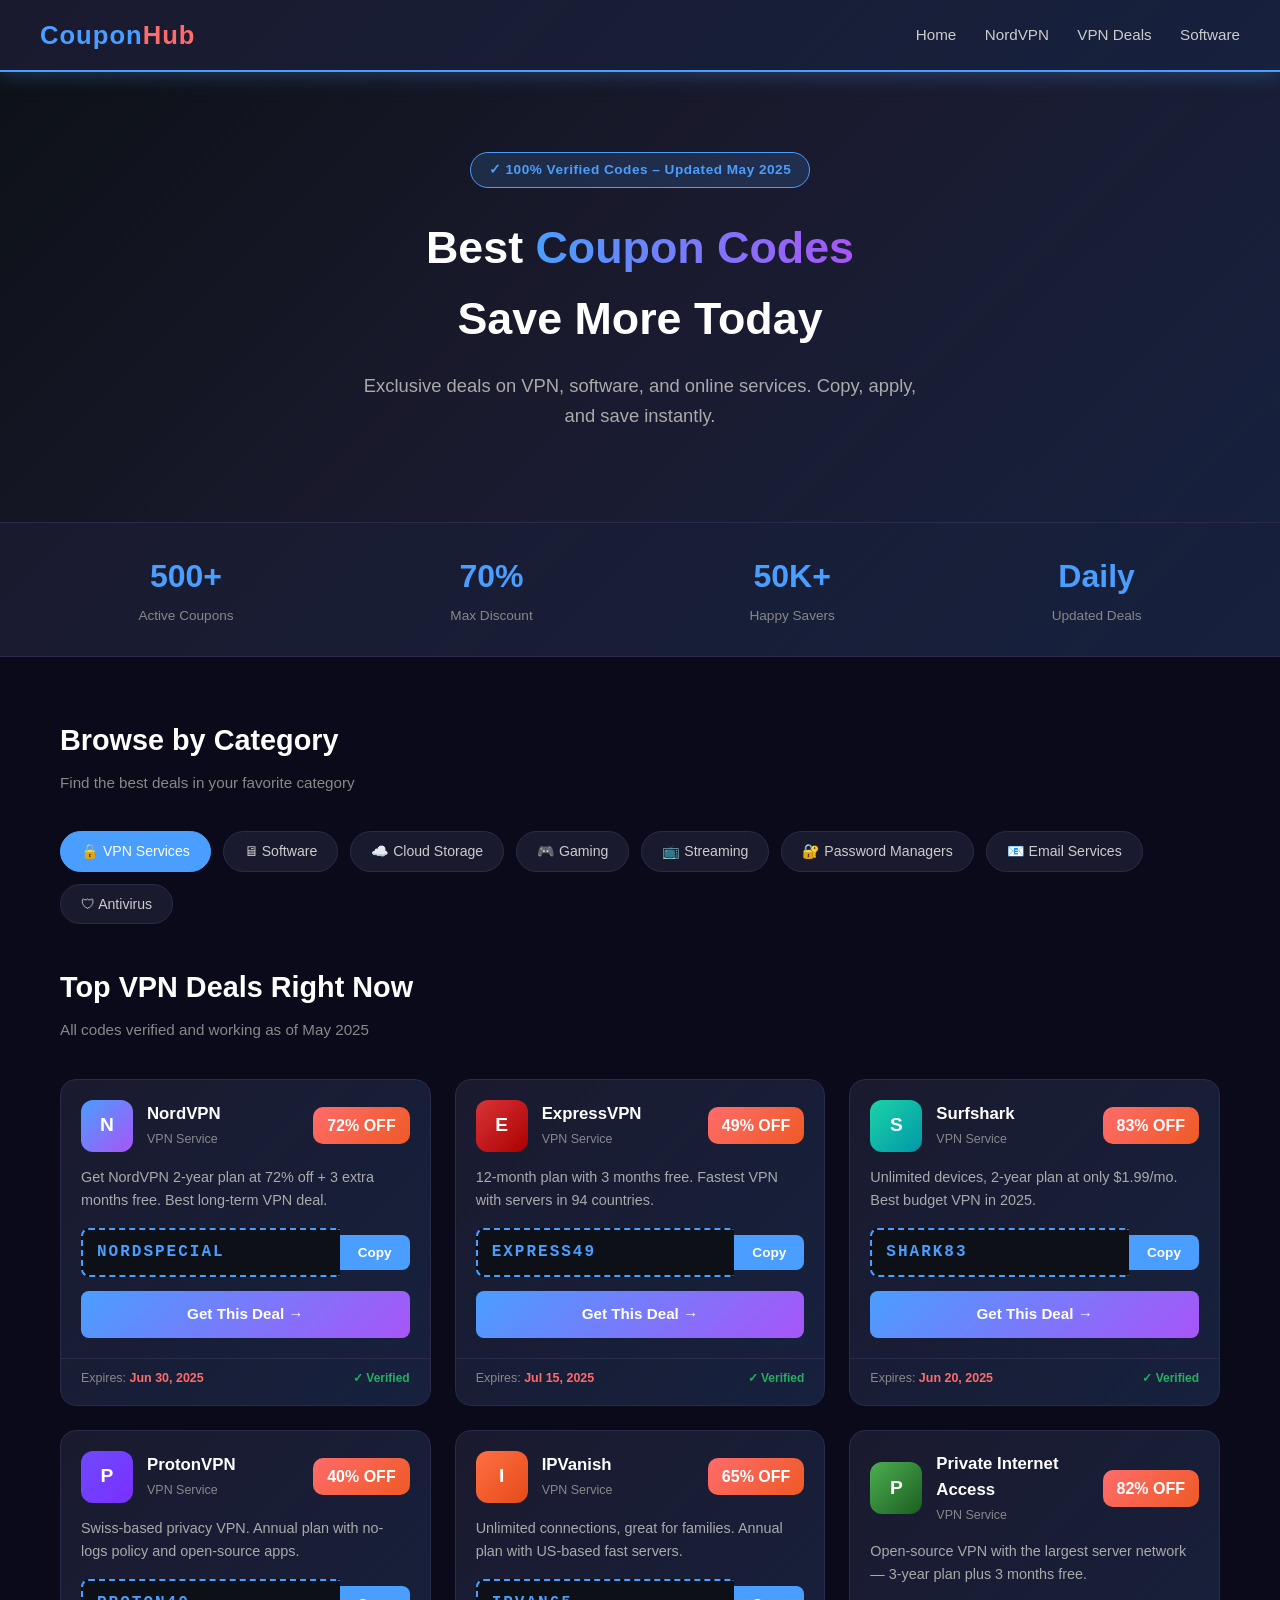
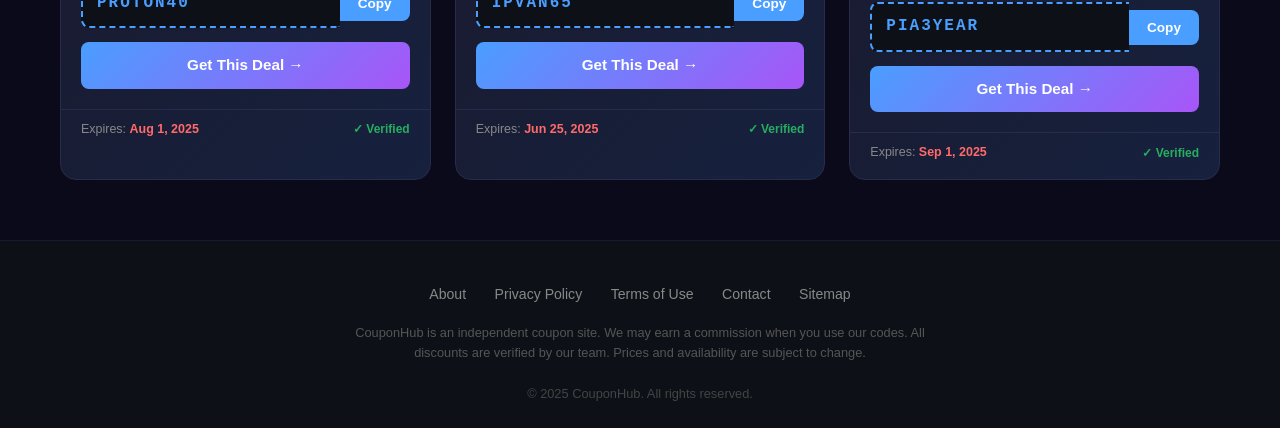
<file: index.html>
<!DOCTYPE html>
<html lang="en">
<head>
  <meta charset="UTF-8" />
  <meta name="viewport" content="width=device-width, initial-scale=1.0" />
  <title>CouponHub – Best VPN & Software Coupon Codes 2025</title>
  <meta name="description" content="Find the latest verified coupon codes for NordVPN, ExpressVPN, Surfshark and more. Save up to 70% with exclusive deals." />
  <link rel="stylesheet" href="styles.css" />
</head>
<body>

<!-- ── Header ── -->
<header>
  <div class="header-inner">
    <a href="index.html" class="logo">Coupon<span>Hub</span></a>
    <nav>
      <a href="index.html">Home</a>
      <a href="nordvpn-coupon.html">NordVPN</a>
      <a href="#">VPN Deals</a>
      <a href="#">Software</a>
    </nav>
  </div>
</header>

<!-- ── Hero ── -->
<section class="hero">
  <div class="hero-badge">✓ 100% Verified Codes – Updated May 2025</div>
  <h1>Best <span>Coupon Codes</span><br>Save More Today</h1>
  <p>Exclusive deals on VPN, software, and online services. Copy, apply, and save instantly.</p>
</section>

<!-- ── Stats Bar ── -->
<div class="stats-bar">
  <div class="stats-inner">
    <div class="stat-item"><strong>500+</strong><span>Active Coupons</span></div>
    <div class="stat-item"><strong>70%</strong><span>Max Discount</span></div>
    <div class="stat-item"><strong>50K+</strong><span>Happy Savers</span></div>
    <div class="stat-item"><strong>Daily</strong><span>Updated Deals</span></div>
  </div>
</div>

<!-- ── Categories ── -->
<section class="section">
  <h2 class="section-title">Browse by Category</h2>
  <p class="section-subtitle">Find the best deals in your favorite category</p>
  <div class="cat-grid">
    <a href="#vpn" class="cat-chip active">🔒 VPN Services</a>
    <a href="#" class="cat-chip">🖥 Software</a>
    <a href="#" class="cat-chip">☁️ Cloud Storage</a>
    <a href="#" class="cat-chip">🎮 Gaming</a>
    <a href="#" class="cat-chip">📺 Streaming</a>
    <a href="#" class="cat-chip">🔐 Password Managers</a>
    <a href="#" class="cat-chip">📧 Email Services</a>
    <a href="#" class="cat-chip">🛡 Antivirus</a>
  </div>

  <!-- ── Coupon Cards ── -->
  <h2 class="section-title" id="vpn">Top VPN Deals Right Now</h2>
  <p class="section-subtitle">All codes verified and working as of May 2025</p>

  <div class="coupon-grid">

    <!-- NordVPN -->
    <div class="coupon-card">
      <div class="card-header">
        <div class="brand-logo-placeholder">N</div>
        <div class="card-brand-info">
          <h3>NordVPN</h3>
          <div class="category">VPN Service</div>
        </div>
        <div class="discount-badge">72% OFF</div>
      </div>
      <div class="card-body">
        <p>Get NordVPN 2-year plan at 72% off + 3 extra months free. Best long-term VPN deal.</p>
        <div class="coupon-box">
          <div class="coupon-code" id="code-nord">NORDSPECIAL</div>
          <button class="copy-btn" onclick="copyCode('code-nord', this)">Copy</button>
        </div>
        <a href="nordvpn-coupon.html" class="btn-get-deal">Get This Deal →</a>
      </div>
      <div class="card-footer">
        <div class="expires">Expires: <span>Jun 30, 2025</span></div>
        <div class="verified-badge">✓ Verified</div>
      </div>
    </div>

    <!-- ExpressVPN -->
    <div class="coupon-card">
      <div class="card-header">
        <div class="brand-logo-placeholder" style="background: linear-gradient(135deg,#da3438,#a00);">E</div>
        <div class="card-brand-info">
          <h3>ExpressVPN</h3>
          <div class="category">VPN Service</div>
        </div>
        <div class="discount-badge">49% OFF</div>
      </div>
      <div class="card-body">
        <p>12-month plan with 3 months free. Fastest VPN with servers in 94 countries.</p>
        <div class="coupon-box">
          <div class="coupon-code" id="code-express">EXPRESS49</div>
          <button class="copy-btn" onclick="copyCode('code-express', this)">Copy</button>
        </div>
        <a href="#" class="btn-get-deal">Get This Deal →</a>
      </div>
      <div class="card-footer">
        <div class="expires">Expires: <span>Jul 15, 2025</span></div>
        <div class="verified-badge">✓ Verified</div>
      </div>
    </div>

    <!-- Surfshark -->
    <div class="coupon-card">
      <div class="card-header">
        <div class="brand-logo-placeholder" style="background: linear-gradient(135deg,#1cd4a7,#0097a7);">S</div>
        <div class="card-brand-info">
          <h3>Surfshark</h3>
          <div class="category">VPN Service</div>
        </div>
        <div class="discount-badge">83% OFF</div>
      </div>
      <div class="card-body">
        <p>Unlimited devices, 2-year plan at only $1.99/mo. Best budget VPN in 2025.</p>
        <div class="coupon-box">
          <div class="coupon-code" id="code-surf">SHARK83</div>
          <button class="copy-btn" onclick="copyCode('code-surf', this)">Copy</button>
        </div>
        <a href="#" class="btn-get-deal">Get This Deal →</a>
      </div>
      <div class="card-footer">
        <div class="expires">Expires: <span>Jun 20, 2025</span></div>
        <div class="verified-badge">✓ Verified</div>
      </div>
    </div>

    <!-- ProtonVPN -->
    <div class="coupon-card">
      <div class="card-header">
        <div class="brand-logo-placeholder" style="background: linear-gradient(135deg,#6d4aff,#7b2fff);">P</div>
        <div class="card-brand-info">
          <h3>ProtonVPN</h3>
          <div class="category">VPN Service</div>
        </div>
        <div class="discount-badge">40% OFF</div>
      </div>
      <div class="card-body">
        <p>Swiss-based privacy VPN. Annual plan with no-logs policy and open-source apps.</p>
        <div class="coupon-box">
          <div class="coupon-code" id="code-proton">PROTON40</div>
          <button class="copy-btn" onclick="copyCode('code-proton', this)">Copy</button>
        </div>
        <a href="#" class="btn-get-deal">Get This Deal →</a>
      </div>
      <div class="card-footer">
        <div class="expires">Expires: <span>Aug 1, 2025</span></div>
        <div class="verified-badge">✓ Verified</div>
      </div>
    </div>

    <!-- IPVanish -->
    <div class="coupon-card">
      <div class="card-header">
        <div class="brand-logo-placeholder" style="background: linear-gradient(135deg,#ff7043,#e64a19);">I</div>
        <div class="card-brand-info">
          <h3>IPVanish</h3>
          <div class="category">VPN Service</div>
        </div>
        <div class="discount-badge">65% OFF</div>
      </div>
      <div class="card-body">
        <p>Unlimited connections, great for families. Annual plan with US-based fast servers.</p>
        <div class="coupon-box">
          <div class="coupon-code" id="code-ipv">IPVAN65</div>
          <button class="copy-btn" onclick="copyCode('code-ipv', this)">Copy</button>
        </div>
        <a href="#" class="btn-get-deal">Get This Deal →</a>
      </div>
      <div class="card-footer">
        <div class="expires">Expires: <span>Jun 25, 2025</span></div>
        <div class="verified-badge">✓ Verified</div>
      </div>
    </div>

    <!-- Private Internet Access -->
    <div class="coupon-card">
      <div class="card-header">
        <div class="brand-logo-placeholder" style="background: linear-gradient(135deg,#4caf50,#1b5e20);">P</div>
        <div class="card-brand-info">
          <h3>Private Internet Access</h3>
          <div class="category">VPN Service</div>
        </div>
        <div class="discount-badge">82% OFF</div>
      </div>
      <div class="card-body">
        <p>Open-source VPN with the largest server network — 3-year plan plus 3 months free.</p>
        <div class="coupon-box">
          <div class="coupon-code" id="code-pia">PIA3YEAR</div>
          <button class="copy-btn" onclick="copyCode('code-pia', this)">Copy</button>
        </div>
        <a href="#" class="btn-get-deal">Get This Deal →</a>
      </div>
      <div class="card-footer">
        <div class="expires">Expires: <span>Sep 1, 2025</span></div>
        <div class="verified-badge">✓ Verified</div>
      </div>
    </div>

  </div>
</section>

<!-- ── Footer ── -->
<footer>
  <div class="footer-inner">
    <div class="footer-links">
      <a href="#">About</a>
      <a href="#">Privacy Policy</a>
      <a href="#">Terms of Use</a>
      <a href="#">Contact</a>
      <a href="#">Sitemap</a>
    </div>
    <div class="footer-note">
      CouponHub is an independent coupon site. We may earn a commission when you use our codes.
      All discounts are verified by our team. Prices and availability are subject to change.
    </div>
    <div style="margin-top:20px; color:#444; font-size:0.8rem;">
      © 2025 CouponHub. All rights reserved.
    </div>
  </div>
</footer>

<script>
  function copyCode(elementId, btn) {
    const text = document.getElementById(elementId).textContent.trim();
    navigator.clipboard.writeText(text).then(() => {
      const original = btn.textContent;
      btn.textContent = 'Copied!';
      btn.classList.add('copied');
      setTimeout(() => {
        btn.textContent = original;
        btn.classList.remove('copied');
      }, 2000);
    });
  }
</script>
</body>
</html>
</file>
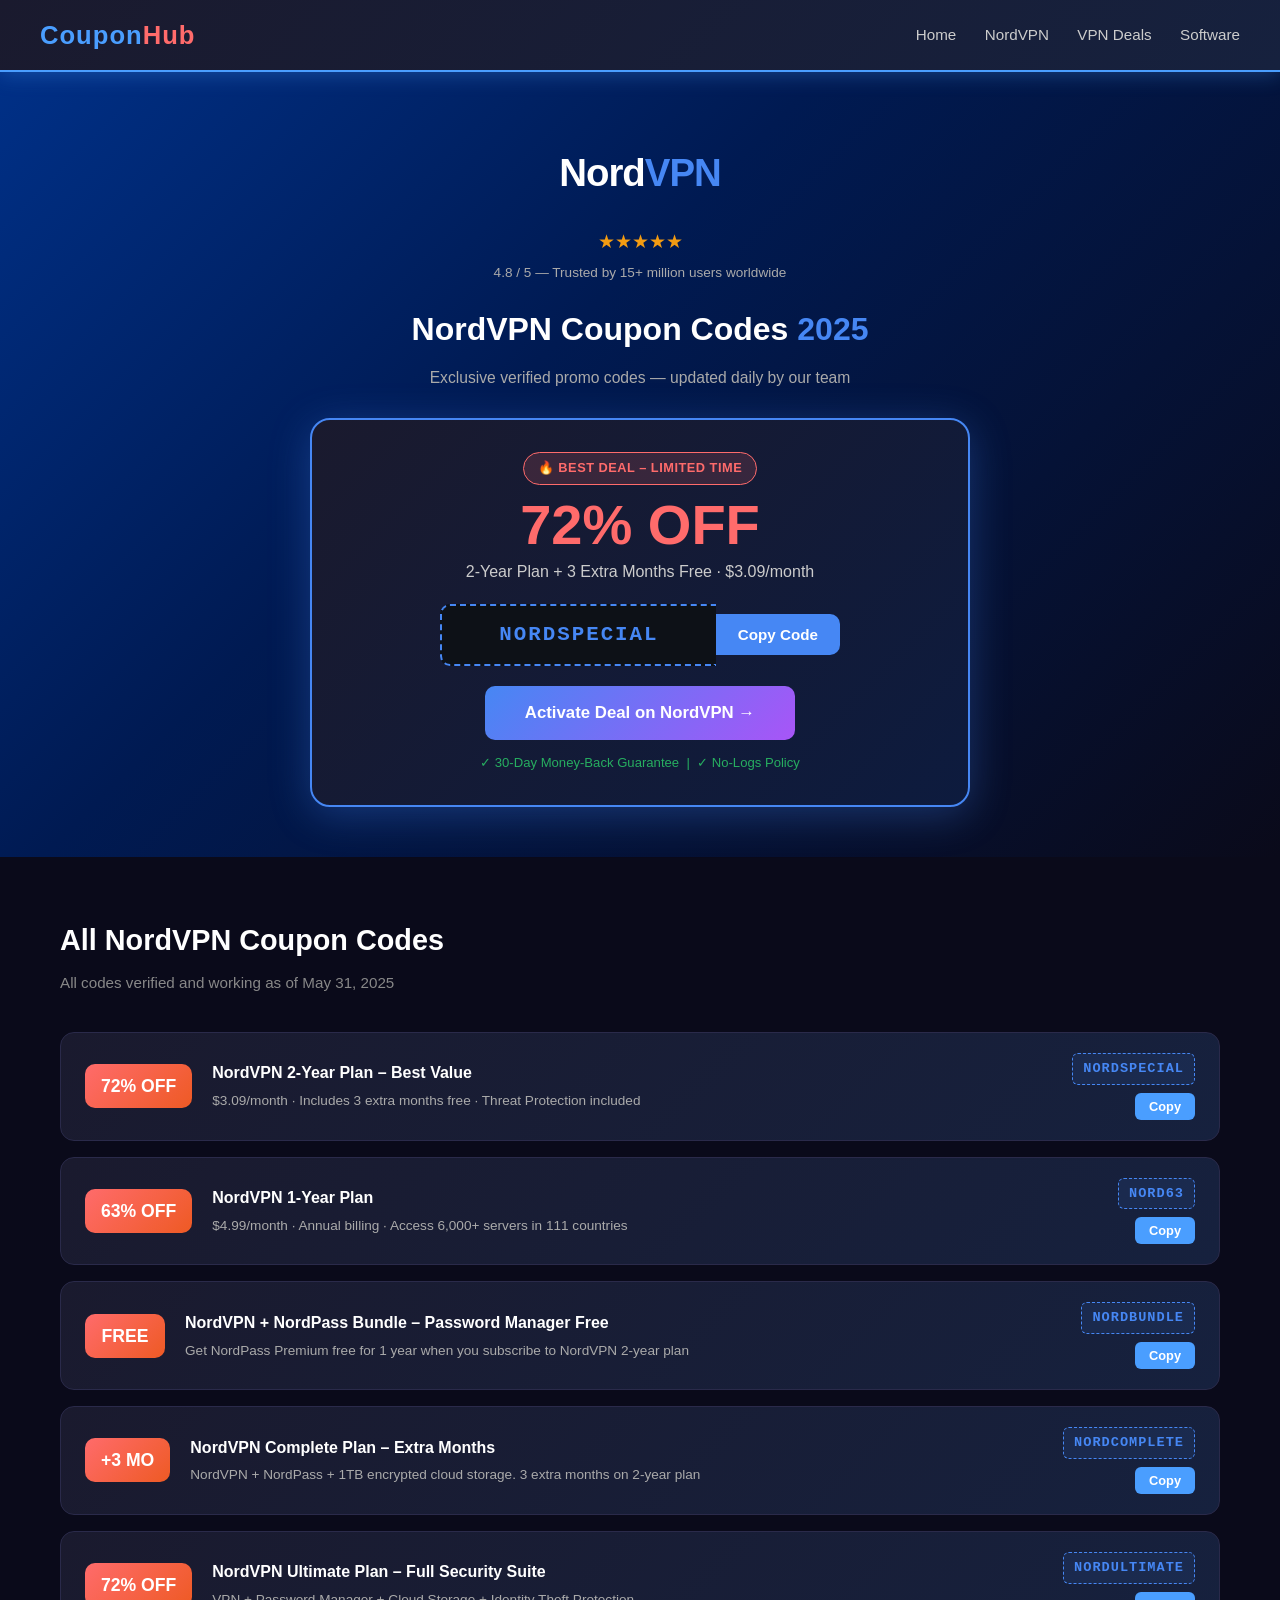
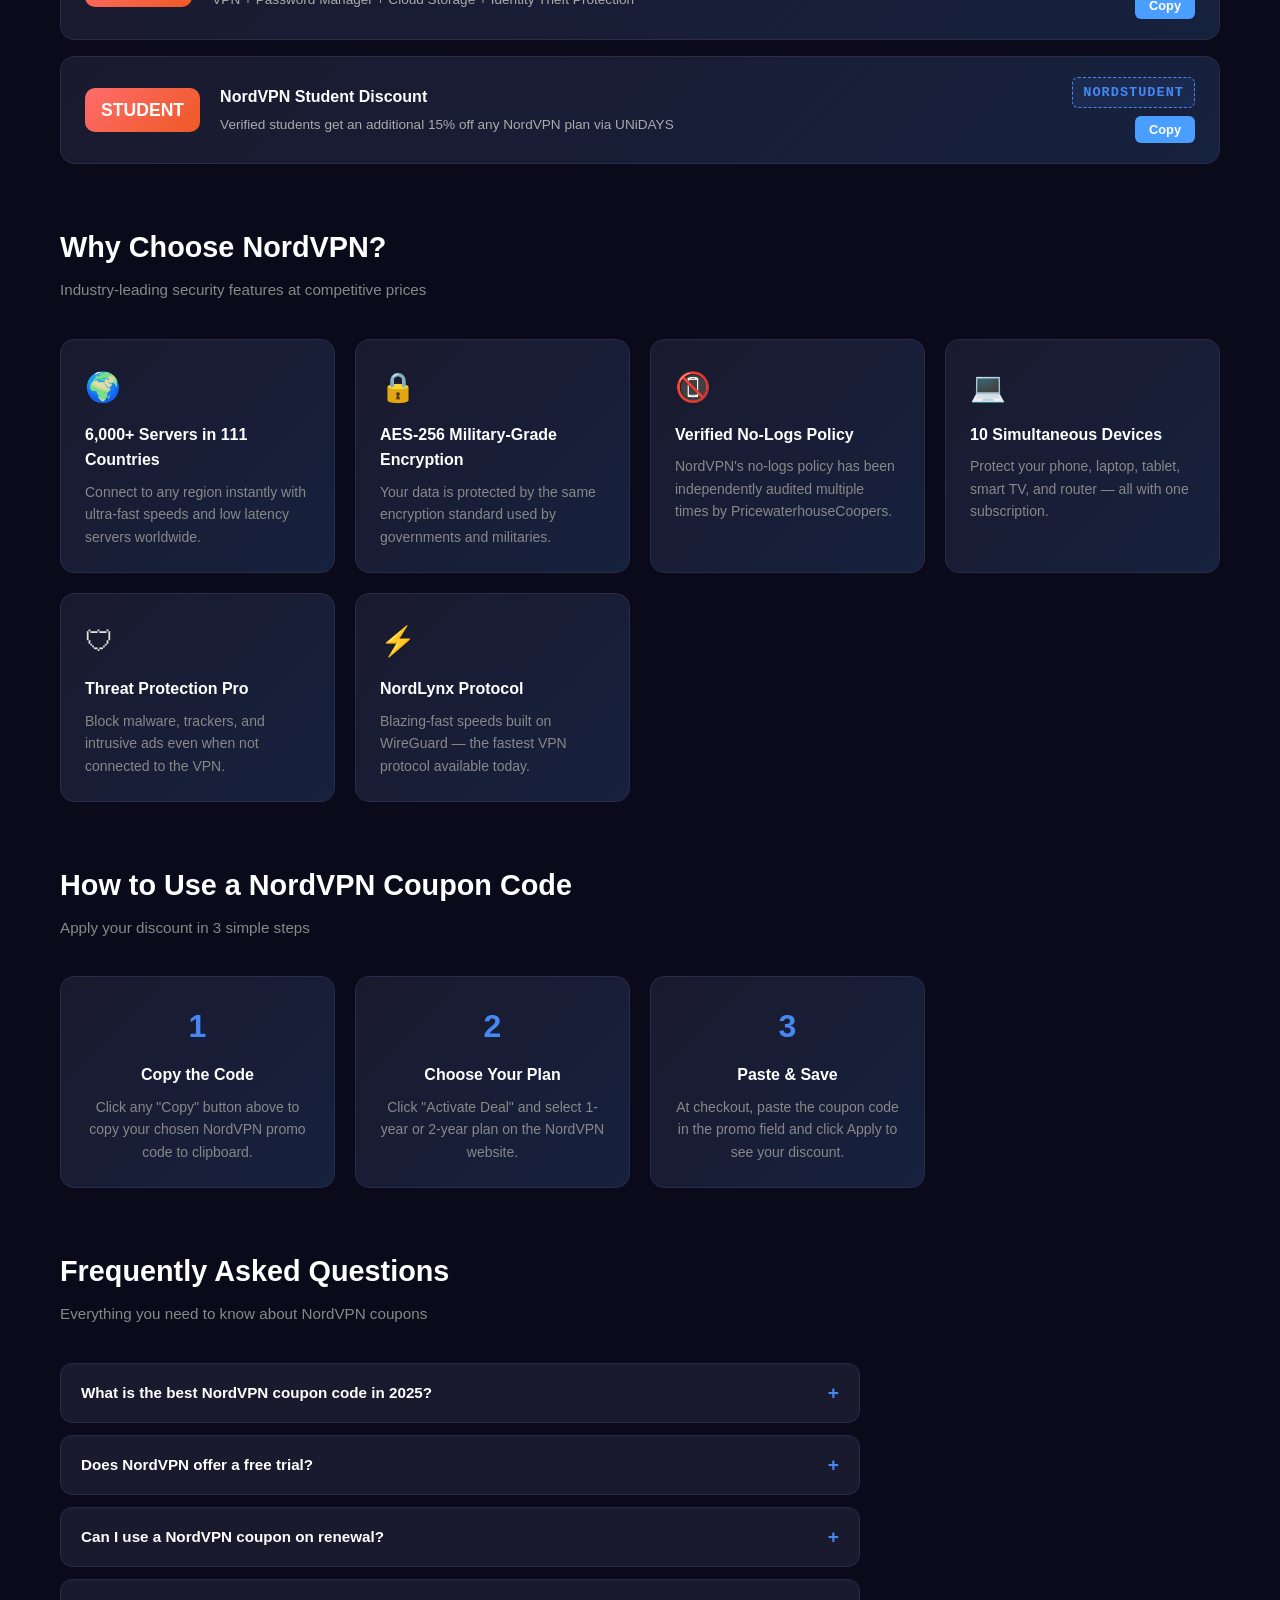
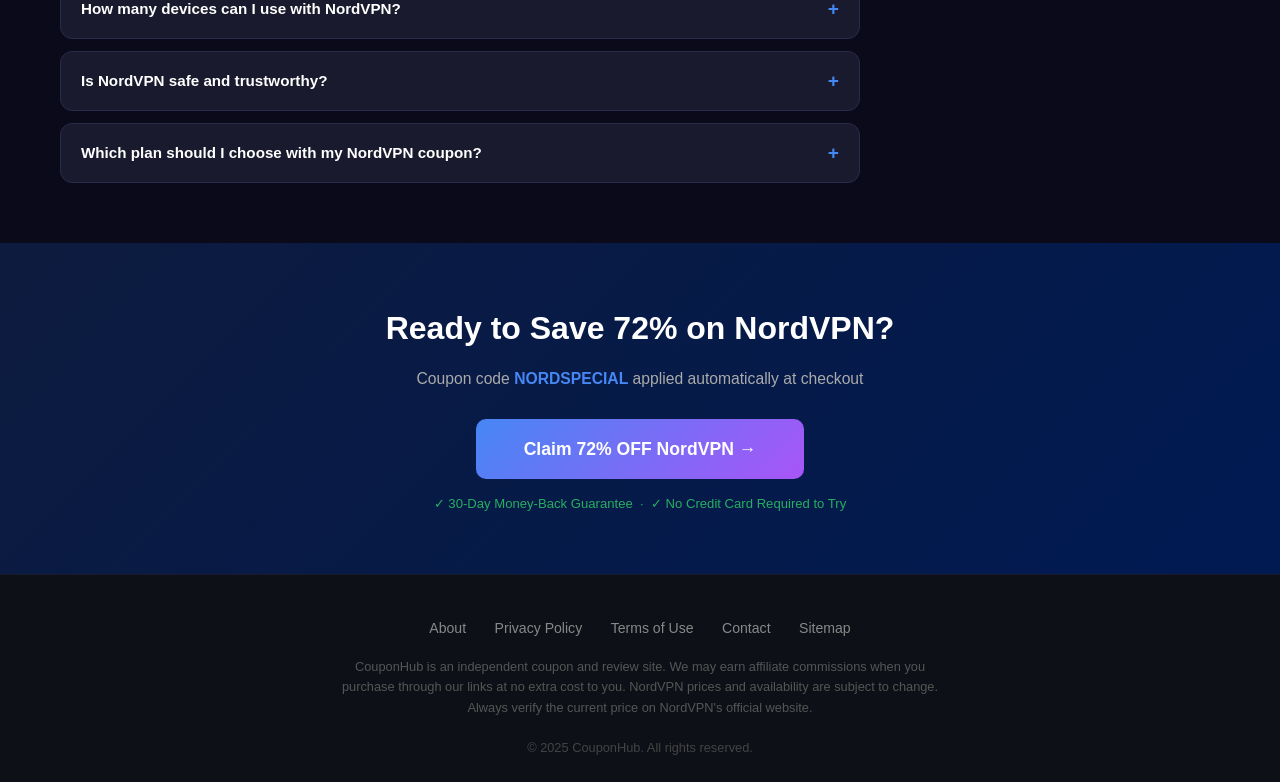
<file: nordvpn-coupon.html>
<!DOCTYPE html>
<html lang="en">
<head>
  <meta charset="UTF-8" />
  <meta name="viewport" content="width=device-width, initial-scale=1.0" />
  <title>NordVPN Coupon Code 2026 – Up to 72% OFF + 3 Months Free</title>
  <meta name="description" content="Get the best NordVPN coupon codes for 2025. Save up to 72% on 2-year plans with verified promo codes. Exclusive deals updated daily." />
  <link rel="stylesheet" href="styles.css" />
</head>
<body>

<!-- ── Header ── -->
<header>
  <div class="header-inner">
    <a href="index.html" class="logo">Coupon<span>Hub</span></a>
    <nav>
      <a href="index.html">Home</a>
      <a href="nordvpn-coupon.html">NordVPN</a>
      <a href="#">VPN Deals</a>
      <a href="#">Software</a>
    </nav>
  </div>
</header>

<!-- ── NordVPN Hero ── -->
<section class="vpn-hero">
  <div class="vpn-logo-wrap">
    <div class="vpn-logo-text">Nord<span>VPN</span></div>
  </div>
  <div class="star-row">★★★★★</div>
  <div class="rating-text">4.8 / 5 — Trusted by 15+ million users worldwide</div>
  <h1 style="font-size:2rem; font-weight:800; color:#fff; margin-bottom:10px;">
    NordVPN Coupon Codes <span style="color:#4687f4;">2025</span>
  </h1>
  <p style="color:#aaa; margin-bottom:28px; font-size:0.98rem;">
    Exclusive verified promo codes — updated daily by our team
  </p>

  <!-- Featured Deal Box -->
  <div class="featured-deal-box">
    <div style="display:inline-block; background:rgba(255,107,107,0.15); border:1px solid #ff6b6b; color:#ff6b6b; padding:5px 14px; border-radius:20px; font-size:0.8rem; font-weight:700; margin-bottom:12px; letter-spacing:0.5px;">
      🔥 BEST DEAL – LIMITED TIME
    </div>
    <div class="featured-discount">72% OFF</div>
    <div class="featured-plan">2-Year Plan + 3 Extra Months Free · $3.09/month</div>

    <div class="featured-code-row">
      <div class="featured-code" id="main-code">NORDSPECIAL</div>
      <button class="featured-copy-btn" onclick="copyCode('main-code', this)">Copy Code</button>
    </div>

    <a href="#" class="btn-get-nordvpn">Activate Deal on NordVPN →</a>
    <div class="guarantee-note">✓ 30-Day Money-Back Guarantee &nbsp;|&nbsp; ✓ No-Logs Policy</div>
  </div>
</section>

<!-- ── All Deals ── -->
<section class="section">
  <h2 class="section-title">All NordVPN Coupon Codes</h2>
  <p class="section-subtitle">All codes verified and working as of May 31, 2025</p>

  <div class="deals-list">

    <div class="deal-row">
      <div class="deal-discount-pill">72% OFF</div>
      <div class="deal-info">
        <h4>NordVPN 2-Year Plan – Best Value</h4>
        <p>$3.09/month · Includes 3 extra months free · Threat Protection included</p>
      </div>
      <div class="deal-actions">
        <div class="deal-code-mini" id="deal-code-1">NORDSPECIAL</div>
        <button class="copy-btn" onclick="copyCode('deal-code-1', this)">Copy</button>
      </div>
    </div>

    <div class="deal-row">
      <div class="deal-discount-pill">63% OFF</div>
      <div class="deal-info">
        <h4>NordVPN 1-Year Plan</h4>
        <p>$4.99/month · Annual billing · Access 6,000+ servers in 111 countries</p>
      </div>
      <div class="deal-actions">
        <div class="deal-code-mini" id="deal-code-2">NORD63</div>
        <button class="copy-btn" onclick="copyCode('deal-code-2', this)">Copy</button>
      </div>
    </div>

    <div class="deal-row">
      <div class="deal-discount-pill">FREE</div>
      <div class="deal-info">
        <h4>NordVPN + NordPass Bundle – Password Manager Free</h4>
        <p>Get NordPass Premium free for 1 year when you subscribe to NordVPN 2-year plan</p>
      </div>
      <div class="deal-actions">
        <div class="deal-code-mini" id="deal-code-3">NORDBUNDLE</div>
        <button class="copy-btn" onclick="copyCode('deal-code-3', this)">Copy</button>
      </div>
    </div>

    <div class="deal-row">
      <div class="deal-discount-pill">+3 MO</div>
      <div class="deal-info">
        <h4>NordVPN Complete Plan – Extra Months</h4>
        <p>NordVPN + NordPass + 1TB encrypted cloud storage. 3 extra months on 2-year plan</p>
      </div>
      <div class="deal-actions">
        <div class="deal-code-mini" id="deal-code-4">NORDCOMPLETE</div>
        <button class="copy-btn" onclick="copyCode('deal-code-4', this)">Copy</button>
      </div>
    </div>

    <div class="deal-row">
      <div class="deal-discount-pill">72% OFF</div>
      <div class="deal-info">
        <h4>NordVPN Ultimate Plan – Full Security Suite</h4>
        <p>VPN + Password Manager + Cloud Storage + Identity Theft Protection</p>
      </div>
      <div class="deal-actions">
        <div class="deal-code-mini" id="deal-code-5">NORDULTIMATE</div>
        <button class="copy-btn" onclick="copyCode('deal-code-5', this)">Copy</button>
      </div>
    </div>

    <div class="deal-row">
      <div class="deal-discount-pill">STUDENT</div>
      <div class="deal-info">
        <h4>NordVPN Student Discount</h4>
        <p>Verified students get an additional 15% off any NordVPN plan via UNiDAYS</p>
      </div>
      <div class="deal-actions">
        <div class="deal-code-mini" id="deal-code-6">NORDSTUDENT</div>
        <button class="copy-btn" onclick="copyCode('deal-code-6', this)">Copy</button>
      </div>
    </div>

  </div>
</section>

<!-- ── Features ── -->
<section class="section">
  <h2 class="section-title">Why Choose NordVPN?</h2>
  <p class="section-subtitle">Industry-leading security features at competitive prices</p>

  <div class="info-grid">
    <div class="info-card">
      <div class="info-icon">🌍</div>
      <h4>6,000+ Servers in 111 Countries</h4>
      <p>Connect to any region instantly with ultra-fast speeds and low latency servers worldwide.</p>
    </div>
    <div class="info-card">
      <div class="info-icon">🔒</div>
      <h4>AES-256 Military-Grade Encryption</h4>
      <p>Your data is protected by the same encryption standard used by governments and militaries.</p>
    </div>
    <div class="info-card">
      <div class="info-icon">📵</div>
      <h4>Verified No-Logs Policy</h4>
      <p>NordVPN's no-logs policy has been independently audited multiple times by PricewaterhouseCoopers.</p>
    </div>
    <div class="info-card">
      <div class="info-icon">💻</div>
      <h4>10 Simultaneous Devices</h4>
      <p>Protect your phone, laptop, tablet, smart TV, and router — all with one subscription.</p>
    </div>
    <div class="info-card">
      <div class="info-icon">🛡</div>
      <h4>Threat Protection Pro</h4>
      <p>Block malware, trackers, and intrusive ads even when not connected to the VPN.</p>
    </div>
    <div class="info-card">
      <div class="info-icon">⚡</div>
      <h4>NordLynx Protocol</h4>
      <p>Blazing-fast speeds built on WireGuard — the fastest VPN protocol available today.</p>
    </div>
  </div>
</section>

<!-- ── How to Use ── -->
<section class="section">
  <h2 class="section-title">How to Use a NordVPN Coupon Code</h2>
  <p class="section-subtitle">Apply your discount in 3 simple steps</p>

  <div class="info-grid" style="grid-template-columns: repeat(auto-fill, minmax(220px, 1fr));">
    <div class="info-card" style="text-align:center;">
      <div style="font-size:2rem; font-weight:900; color:#4687f4; margin-bottom:10px;">1</div>
      <h4>Copy the Code</h4>
      <p>Click any "Copy" button above to copy your chosen NordVPN promo code to clipboard.</p>
    </div>
    <div class="info-card" style="text-align:center;">
      <div style="font-size:2rem; font-weight:900; color:#4687f4; margin-bottom:10px;">2</div>
      <h4>Choose Your Plan</h4>
      <p>Click "Activate Deal" and select 1-year or 2-year plan on the NordVPN website.</p>
    </div>
    <div class="info-card" style="text-align:center;">
      <div style="font-size:2rem; font-weight:900; color:#4687f4; margin-bottom:10px;">3</div>
      <h4>Paste & Save</h4>
      <p>At checkout, paste the coupon code in the promo field and click Apply to see your discount.</p>
    </div>
  </div>
</section>

<!-- ── FAQ ── -->
<section class="section">
  <h2 class="section-title">Frequently Asked Questions</h2>
  <p class="section-subtitle">Everything you need to know about NordVPN coupons</p>

  <div class="faq-list">

    <div class="faq-item">
      <button class="faq-question" onclick="toggleFaq(this)">
        What is the best NordVPN coupon code in 2025?
        <span class="faq-icon">+</span>
      </button>
      <div class="faq-answer">
        The best current deal is <strong>NORDSPECIAL</strong> which gives you 72% off the 2-year plan plus 3 extra months free, bringing the price down to just $3.09/month. This is the highest discount NordVPN currently offers.
      </div>
    </div>

    <div class="faq-item">
      <button class="faq-question" onclick="toggleFaq(this)">
        Does NordVPN offer a free trial?
        <span class="faq-icon">+</span>
      </button>
      <div class="faq-answer">
        NordVPN does not offer a traditional free trial, but they do provide a <strong>30-day money-back guarantee</strong> on all plans. You can try NordVPN risk-free and request a full refund within 30 days if you're not satisfied.
      </div>
    </div>

    <div class="faq-item">
      <button class="faq-question" onclick="toggleFaq(this)">
        Can I use a NordVPN coupon on renewal?
        <span class="faq-icon">+</span>
      </button>
      <div class="faq-answer">
        NordVPN coupon codes are generally valid only for new subscriptions, not renewals. However, you can contact NordVPN support to ask about renewal discounts, or create a new account with a different email to use the promo code again.
      </div>
    </div>

    <div class="faq-item">
      <button class="faq-question" onclick="toggleFaq(this)">
        How many devices can I use with NordVPN?
        <span class="faq-icon">+</span>
      </button>
      <div class="faq-answer">
        All NordVPN plans support <strong>10 simultaneous device connections</strong>. This covers phones, laptops, tablets, smart TVs, and you can also install NordVPN directly on a router to protect your entire home network under one connection.
      </div>
    </div>

    <div class="faq-item">
      <button class="faq-question" onclick="toggleFaq(this)">
        Is NordVPN safe and trustworthy?
        <span class="faq-icon">+</span>
      </button>
      <div class="faq-answer">
        Yes. NordVPN has undergone multiple independent security audits by PricewaterhouseCoopers (PwC) confirming their no-logs policy. They use AES-256 encryption, operate under Panama jurisdiction (no mandatory data retention laws), and their apps are open-source on most platforms.
      </div>
    </div>

    <div class="faq-item">
      <button class="faq-question" onclick="toggleFaq(this)">
        Which plan should I choose with my NordVPN coupon?
        <span class="faq-icon">+</span>
      </button>
      <div class="faq-answer">
        For maximum savings, the <strong>2-year plan</strong> offers the best value at 72% off. If you only need short-term protection, the 1-year plan at 63% off is also a solid choice. Avoid the monthly plan as discounts don't apply and it's significantly more expensive long-term.
      </div>
    </div>

  </div>
</section>

<!-- ── CTA Banner ── -->
<section style="background: linear-gradient(135deg, #0d1b3e, #001a52); padding: 60px 20px; text-align:center;">
  <h2 style="font-size:2rem; font-weight:800; color:#fff; margin-bottom:12px;">
    Ready to Save 72% on NordVPN?
  </h2>
  <p style="color:#aaa; margin-bottom:24px; font-size:0.98rem;">
    Coupon code <strong style="color:#4687f4;">NORDSPECIAL</strong> applied automatically at checkout
  </p>
  <a href="#" class="btn-get-nordvpn" style="font-size:1.1rem; padding:16px 48px;">
    Claim 72% OFF NordVPN →
  </a>
  <div style="margin-top:14px; font-size:0.82rem; color:#27ae60;">
    ✓ 30-Day Money-Back Guarantee &nbsp;·&nbsp; ✓ No Credit Card Required to Try
  </div>
</section>

<!-- ── Footer ── -->
<footer>
  <div class="footer-inner">
    <div class="footer-links">
      <a href="#">About</a>
      <a href="#">Privacy Policy</a>
      <a href="#">Terms of Use</a>
      <a href="#">Contact</a>
      <a href="#">Sitemap</a>
    </div>
    <div class="footer-note">
      CouponHub is an independent coupon and review site. We may earn affiliate commissions when you purchase
      through our links at no extra cost to you. NordVPN prices and availability are subject to change.
      Always verify the current price on NordVPN's official website.
    </div>
    <div style="margin-top:20px; color:#444; font-size:0.8rem;">
      © 2025 CouponHub. All rights reserved.
    </div>
  </div>
</footer>

<script>
  function copyCode(elementId, btn) {
    const text = document.getElementById(elementId).textContent.trim();
    navigator.clipboard.writeText(text).then(() => {
      const original = btn.textContent;
      btn.textContent = 'Copied!';
      btn.classList.add('copied');
      setTimeout(() => {
        btn.textContent = original;
        btn.classList.remove('copied');
      }, 2000);
    });
  }

  function toggleFaq(btn) {
    const item = btn.closest('.faq-item');
    item.classList.toggle('open');
  }
</script>
</body>
</html>
</file>
<file: styles.css>
* {
  margin: 0;
  padding: 0;
  box-sizing: border-box;
}

body {
  font-family: 'Segoe UI', Tahoma, Geneva, Verdana, sans-serif;
  background: #0a0a1a;
  color: #e0e0e0;
  line-height: 1.6;
}

/* ── Header ── */
header {
  background: linear-gradient(135deg, #1a1a2e 0%, #16213e 100%);
  border-bottom: 2px solid #4a9eff;
  padding: 0 20px;
  position: sticky;
  top: 0;
  z-index: 100;
  box-shadow: 0 2px 20px rgba(74, 158, 255, 0.3);
}

.header-inner {
  max-width: 1200px;
  margin: 0 auto;
  display: flex;
  align-items: center;
  justify-content: space-between;
  height: 70px;
}

.logo {
  font-size: 1.6rem;
  font-weight: 700;
  color: #4a9eff;
  text-decoration: none;
  letter-spacing: 1px;
}

.logo span {
  color: #ff6b6b;
}

nav a {
  color: #ccc;
  text-decoration: none;
  margin-left: 24px;
  font-size: 0.95rem;
  transition: color 0.2s;
}

nav a:hover {
  color: #4a9eff;
}

/* ── Hero ── */
.hero {
  background: linear-gradient(135deg, #0d1117 0%, #1a1a2e 50%, #16213e 100%);
  text-align: center;
  padding: 80px 20px 60px;
}

.hero h1 {
  font-size: 2.8rem;
  font-weight: 800;
  color: #fff;
  margin-bottom: 16px;
}

.hero h1 span {
  background: linear-gradient(90deg, #4a9eff, #a855f7);
  -webkit-background-clip: text;
  -webkit-text-fill-color: transparent;
  background-clip: text;
}

.hero p {
  font-size: 1.15rem;
  color: #aaa;
  max-width: 560px;
  margin: 0 auto 32px;
}

.hero-badge {
  display: inline-block;
  background: rgba(74, 158, 255, 0.15);
  border: 1px solid #4a9eff;
  color: #4a9eff;
  padding: 6px 18px;
  border-radius: 20px;
  font-size: 0.85rem;
  font-weight: 600;
  margin-bottom: 24px;
  letter-spacing: 0.5px;
}

/* ── Section ── */
.section {
  max-width: 1200px;
  margin: 60px auto;
  padding: 0 20px;
}

.section-title {
  font-size: 1.8rem;
  font-weight: 700;
  color: #fff;
  margin-bottom: 8px;
}

.section-subtitle {
  color: #888;
  margin-bottom: 36px;
  font-size: 0.95rem;
}

/* ── Coupon Grid ── */
.coupon-grid {
  display: grid;
  grid-template-columns: repeat(auto-fill, minmax(340px, 1fr));
  gap: 24px;
}

/* ── Coupon Card ── */
.coupon-card {
  background: linear-gradient(135deg, #1a1a2e 0%, #16213e 100%);
  border: 1px solid #2a2a4a;
  border-radius: 16px;
  overflow: hidden;
  transition: transform 0.25s, box-shadow 0.25s, border-color 0.25s;
}

.coupon-card:hover {
  transform: translateY(-4px);
  box-shadow: 0 12px 40px rgba(74, 158, 255, 0.2);
  border-color: #4a9eff;
}

.card-header {
  display: flex;
  align-items: center;
  gap: 14px;
  padding: 20px 20px 14px;
}

.brand-logo {
  width: 52px;
  height: 52px;
  border-radius: 12px;
  object-fit: contain;
  background: #fff;
  padding: 6px;
  flex-shrink: 0;
}

.brand-logo-placeholder {
  width: 52px;
  height: 52px;
  border-radius: 12px;
  background: linear-gradient(135deg, #4a9eff, #a855f7);
  display: flex;
  align-items: center;
  justify-content: center;
  font-weight: 800;
  font-size: 1.2rem;
  color: #fff;
  flex-shrink: 0;
}

.card-brand-info h3 {
  font-size: 1.05rem;
  font-weight: 700;
  color: #fff;
}

.card-brand-info .category {
  font-size: 0.78rem;
  color: #888;
  margin-top: 2px;
}

.discount-badge {
  margin-left: auto;
  background: linear-gradient(135deg, #ff6b6b, #ee5a24);
  color: #fff;
  font-weight: 800;
  font-size: 1rem;
  padding: 6px 14px;
  border-radius: 10px;
  white-space: nowrap;
}

.card-body {
  padding: 0 20px 20px;
}

.card-body p {
  color: #aaa;
  font-size: 0.9rem;
  margin-bottom: 16px;
  min-height: 40px;
}

.coupon-box {
  display: flex;
  align-items: center;
  gap: 0;
  margin-bottom: 14px;
}

.coupon-code {
  flex: 1;
  background: #0d1117;
  border: 2px dashed #4a9eff;
  border-right: none;
  border-radius: 8px 0 0 8px;
  padding: 10px 14px;
  font-family: 'Courier New', monospace;
  font-size: 1rem;
  font-weight: 700;
  color: #4a9eff;
  letter-spacing: 2px;
  cursor: default;
}

.copy-btn {
  background: #4a9eff;
  color: #fff;
  border: none;
  padding: 10px 18px;
  border-radius: 0 8px 8px 0;
  font-size: 0.85rem;
  font-weight: 600;
  cursor: pointer;
  transition: background 0.2s;
  white-space: nowrap;
}

.copy-btn:hover {
  background: #2980ff;
}

.copy-btn.copied {
  background: #27ae60;
}

.btn-get-deal {
  display: block;
  width: 100%;
  text-align: center;
  background: linear-gradient(135deg, #4a9eff, #a855f7);
  color: #fff;
  text-decoration: none;
  padding: 11px;
  border-radius: 8px;
  font-weight: 700;
  font-size: 0.95rem;
  transition: opacity 0.2s, transform 0.2s;
}

.btn-get-deal:hover {
  opacity: 0.9;
  transform: scale(1.02);
}

.card-footer {
  display: flex;
  justify-content: space-between;
  align-items: center;
  padding: 10px 20px 16px;
  border-top: 1px solid #2a2a4a;
}

.expires {
  font-size: 0.78rem;
  color: #888;
}

.expires span {
  color: #ff6b6b;
  font-weight: 600;
}

.verified-badge {
  font-size: 0.75rem;
  color: #27ae60;
  font-weight: 600;
}

/* ── Categories ── */
.cat-grid {
  display: flex;
  flex-wrap: wrap;
  gap: 12px;
  margin-bottom: 40px;
}

.cat-chip {
  background: #1a1a2e;
  border: 1px solid #2a2a4a;
  color: #ccc;
  padding: 8px 20px;
  border-radius: 24px;
  font-size: 0.88rem;
  cursor: pointer;
  transition: all 0.2s;
  text-decoration: none;
}

.cat-chip:hover,
.cat-chip.active {
  background: #4a9eff;
  border-color: #4a9eff;
  color: #fff;
}

/* ── Stats Bar ── */
.stats-bar {
  background: linear-gradient(135deg, #1a1a2e, #16213e);
  border-top: 1px solid #2a2a4a;
  border-bottom: 1px solid #2a2a4a;
  padding: 28px 20px;
}

.stats-inner {
  max-width: 1200px;
  margin: 0 auto;
  display: flex;
  justify-content: space-around;
  flex-wrap: wrap;
  gap: 20px;
  text-align: center;
}

.stat-item strong {
  display: block;
  font-size: 2rem;
  font-weight: 800;
  color: #4a9eff;
}

.stat-item span {
  font-size: 0.85rem;
  color: #888;
}

/* ── Footer ── */
footer {
  background: #0d1117;
  border-top: 1px solid #1a1a2e;
  padding: 40px 20px 24px;
  text-align: center;
}

.footer-inner {
  max-width: 1200px;
  margin: 0 auto;
}

.footer-links {
  margin-bottom: 16px;
}

.footer-links a {
  color: #888;
  text-decoration: none;
  margin: 0 12px;
  font-size: 0.88rem;
  transition: color 0.2s;
}

.footer-links a:hover {
  color: #4a9eff;
}

.footer-note {
  font-size: 0.8rem;
  color: #555;
  max-width: 600px;
  margin: 12px auto 0;
}

/* ── NordVPN Page Specific ── */
.vpn-hero {
  background: linear-gradient(135deg, #003087 0%, #001a52 40%, #0a0a1a 100%);
  text-align: center;
  padding: 70px 20px 50px;
}

.vpn-logo-wrap {
  margin-bottom: 24px;
}

.vpn-logo-wrap img {
  height: 56px;
}

.vpn-logo-text {
  font-size: 2.4rem;
  font-weight: 900;
  color: #fff;
  letter-spacing: -1px;
}

.vpn-logo-text span {
  color: #4687f4;
}

.star-row {
  color: #f39c12;
  font-size: 1.2rem;
  margin: 8px 0 4px;
}

.rating-text {
  font-size: 0.85rem;
  color: #aaa;
  margin-bottom: 20px;
}

.featured-deal-box {
  background: linear-gradient(135deg, #1a1a2e, #0d1b3e);
  border: 2px solid #4687f4;
  border-radius: 20px;
  max-width: 660px;
  margin: 0 auto 0;
  padding: 32px 28px;
  box-shadow: 0 8px 40px rgba(70, 135, 244, 0.3);
}

.featured-discount {
  font-size: 3.5rem;
  font-weight: 900;
  color: #ff6b6b;
  line-height: 1;
  margin-bottom: 6px;
}

.featured-plan {
  font-size: 1rem;
  color: #ccc;
  margin-bottom: 20px;
}

.featured-code-row {
  display: flex;
  justify-content: center;
  align-items: center;
  gap: 0;
  margin-bottom: 16px;
  max-width: 400px;
  margin-left: auto;
  margin-right: auto;
}

.featured-code {
  flex: 1;
  background: #0d1117;
  border: 2px dashed #4687f4;
  border-right: none;
  border-radius: 10px 0 0 10px;
  padding: 12px 18px;
  font-family: 'Courier New', monospace;
  font-size: 1.3rem;
  font-weight: 800;
  color: #4687f4;
  letter-spacing: 2px;
}

.featured-copy-btn {
  background: #4687f4;
  color: #fff;
  border: none;
  padding: 12px 22px;
  border-radius: 0 10px 10px 0;
  font-size: 0.95rem;
  font-weight: 700;
  cursor: pointer;
  transition: background 0.2s;
}

.featured-copy-btn:hover {
  background: #2563eb;
}

.featured-copy-btn.copied {
  background: #27ae60;
}

.btn-get-nordvpn {
  display: inline-block;
  background: linear-gradient(135deg, #4687f4, #a855f7);
  color: #fff;
  text-decoration: none;
  padding: 14px 40px;
  border-radius: 10px;
  font-weight: 800;
  font-size: 1.05rem;
  transition: opacity 0.2s, transform 0.2s;
  margin-top: 4px;
}

.btn-get-nordvpn:hover {
  opacity: 0.9;
  transform: scale(1.03);
}

.guarantee-note {
  margin-top: 12px;
  font-size: 0.82rem;
  color: #27ae60;
}

/* NordVPN deals list */
.deals-list {
  display: flex;
  flex-direction: column;
  gap: 16px;
}

.deal-row {
  background: linear-gradient(135deg, #1a1a2e, #16213e);
  border: 1px solid #2a2a4a;
  border-radius: 14px;
  padding: 20px 24px;
  display: flex;
  align-items: center;
  gap: 20px;
  transition: border-color 0.2s, box-shadow 0.2s;
}

.deal-row:hover {
  border-color: #4687f4;
  box-shadow: 0 4px 20px rgba(70, 135, 244, 0.15);
}

.deal-discount-pill {
  background: linear-gradient(135deg, #ff6b6b, #ee5a24);
  color: #fff;
  font-weight: 800;
  font-size: 1.1rem;
  padding: 8px 16px;
  border-radius: 10px;
  white-space: nowrap;
  min-width: 80px;
  text-align: center;
}

.deal-info {
  flex: 1;
}

.deal-info h4 {
  color: #fff;
  font-size: 1rem;
  font-weight: 700;
  margin-bottom: 4px;
}

.deal-info p {
  color: #aaa;
  font-size: 0.85rem;
}

.deal-actions {
  display: flex;
  flex-direction: column;
  gap: 8px;
  align-items: flex-end;
}

.deal-code-mini {
  font-family: 'Courier New', monospace;
  font-size: 0.85rem;
  color: #4687f4;
  background: rgba(70, 135, 244, 0.1);
  border: 1px dashed #4687f4;
  padding: 4px 10px;
  border-radius: 6px;
  font-weight: 700;
  letter-spacing: 1px;
}

.deal-actions .copy-btn {
  border-radius: 6px;
  font-size: 0.8rem;
  padding: 6px 14px;
}

/* Info sections */
.info-grid {
  display: grid;
  grid-template-columns: repeat(auto-fill, minmax(260px, 1fr));
  gap: 20px;
}

.info-card {
  background: linear-gradient(135deg, #1a1a2e, #16213e);
  border: 1px solid #2a2a4a;
  border-radius: 14px;
  padding: 24px;
  transition: border-color 0.2s;
}

.info-card:hover {
  border-color: #4687f4;
}

.info-icon {
  font-size: 1.8rem;
  margin-bottom: 12px;
}

.info-card h4 {
  color: #fff;
  font-size: 1rem;
  font-weight: 700;
  margin-bottom: 8px;
}

.info-card p {
  color: #888;
  font-size: 0.875rem;
}

/* FAQ */
.faq-list {
  display: flex;
  flex-direction: column;
  gap: 12px;
  max-width: 800px;
}

.faq-item {
  background: #1a1a2e;
  border: 1px solid #2a2a4a;
  border-radius: 12px;
  overflow: hidden;
}

.faq-question {
  width: 100%;
  background: none;
  border: none;
  color: #fff;
  text-align: left;
  padding: 18px 20px;
  font-size: 0.95rem;
  font-weight: 600;
  cursor: pointer;
  display: flex;
  justify-content: space-between;
  align-items: center;
  gap: 12px;
}

.faq-question:hover {
  color: #4687f4;
}

.faq-icon {
  font-size: 1.2rem;
  flex-shrink: 0;
  transition: transform 0.2s;
  color: #4687f4;
}

.faq-answer {
  display: none;
  padding: 0 20px 18px;
  color: #aaa;
  font-size: 0.88rem;
  line-height: 1.7;
}

.faq-item.open .faq-answer {
  display: block;
}

.faq-item.open .faq-icon {
  transform: rotate(45deg);
}

/* Responsive */
@media (max-width: 640px) {
  .hero h1 { font-size: 1.9rem; }
  .coupon-grid { grid-template-columns: 1fr; }
  .header-inner { flex-direction: column; height: auto; padding: 14px 0; gap: 10px; }
  .deal-row { flex-direction: column; align-items: flex-start; }
  .deal-actions { align-items: flex-start; }
  .featured-discount { font-size: 2.5rem; }
  .featured-deal-box { padding: 24px 16px; }
  .vpn-logo-text { font-size: 1.8rem; }
}
</file>
